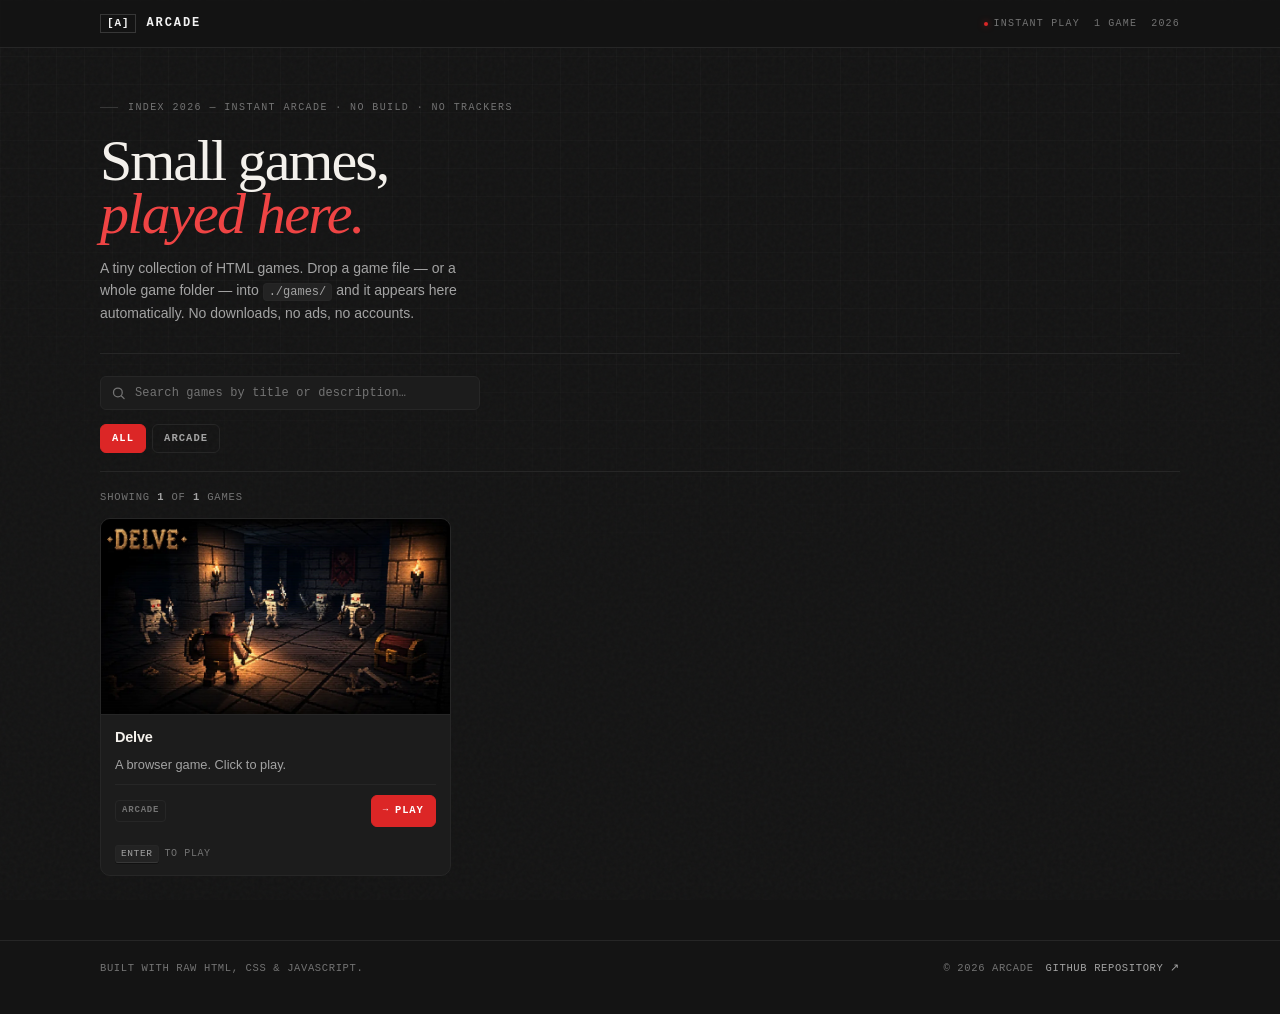
<file: index.html>
<!DOCTYPE html>
<html lang="en">
<head>
  <meta charset="UTF-8" />
  <meta name="viewport" content="width=device-width, initial-scale=1.0" />
  <meta name="description" content="A sleek, dark-themed arcade of small HTML games. Drop a game into ./games/ and it appears here. No downloads, no accounts — just play." />
  <meta name="theme-color" content="#141414" />
  <title>Arcade — Instant Browser Games</title>
  <link rel="stylesheet" href="./style.css" />
  <link rel="icon" href="data:image/svg+xml,%3Csvg xmlns='http://www.w3.org/2000/svg' viewBox='0 0 32 32'%3E%3Crect width='32' height='32' rx='6' fill='%23141414' stroke='%23dc2626'/%3E%3Ctext x='16' y='21' font-family='monospace' font-size='13' font-weight='700' fill='%23ef4444' text-anchor='middle'%3E[A]%3C/text%3E%3C/svg%3E" />
  <script defer src="./js/app.js"></script>
</head>
<body>
  <header class="site-header">
    <div class="header-inner">
      <a class="brand" href="./index.html" aria-label="Arcade home">
        <span class="brand-mark" aria-hidden="true">[A]</span>
        <span class="brand-name">Arcade</span>
      </a>
      <div class="header-meta" aria-hidden="true">
        <span><i></i> Instant play</span>
        <span id="header-count">— games</span>
        <span>2026</span>
      </div>
    </div>
  </header>

  <main class="site-main" id="main">
    <section class="hero" aria-labelledby="hero-title">
      <div class="hero-meta">Index 2026 — Instant arcade · No build · No trackers</div>
      <h1 id="hero-title">Small games,<br /><em>played here.</em></h1>
      <p>
        A tiny collection of HTML games. Drop a game file — or a whole game folder —
        into
        <code style="font-family: var(--font-mono); font-size: 12px; background: #232323; border: 1px solid var(--line); padding: 1px 5px; border-radius: 4px;">./games/</code>
        and it appears here automatically. No downloads, no ads, no accounts.
      </p>
    </section>

    <section class="controls" aria-label="Search and filter games">
      <div class="search-box" id="search-box">
        <span class="search-icon" aria-hidden="true">
          <svg width="15" height="15" viewBox="0 0 24 24" fill="none" stroke="currentColor" stroke-width="2" stroke-linecap="round">
            <circle cx="11" cy="11" r="7"></circle>
            <path d="m21 21-4.3-4.3"></path>
          </svg>
        </span>
        <input
          type="search"
          id="search-input"
          placeholder="Search games by title or description…"
          aria-label="Search games"
          autocomplete="off"
          spellcheck="false"
        />
        <button class="search-clear" id="search-clear" aria-label="Clear search" title="Clear search">&times;</button>
      </div>
      <div class="tag-filter" id="tag-filter" role="group" aria-label="Filter by category"></div>
    </section>

    <section aria-label="Game list">
      <div class="grid-stats" id="grid-stats">
        <p class="count" id="game-count" role="status" aria-live="polite"></p>
        <button class="clear-filters-link" id="clear-filters" type="button" hidden>Reset search &amp; filters</button>
      </div>
      <div class="game-grid" id="game-grid"></div>
    </section>
  </main>

  <footer class="site-footer">
    <div class="footer-inner">
      <span>Built with raw HTML, CSS &amp; JavaScript.</span>
      <span class="spacer"></span>
      <span>© <span id="footer-year">2026</span> Arcade</span>
      <a href="https://github.com/ItsNoahJ/game-display-site" target="_blank" rel="noopener noreferrer">GitHub Repository ↗</a>
    </div>
  </footer>

  <!-- Theater modal for playing games -->
  <div class="modal-overlay" id="modal-overlay" role="dialog" aria-modal="true" aria-label="Game player">
    <div class="modal" id="modal">
      <div class="modal-stage" id="modal-stage">
        <div class="modal-tools" id="modal-tools">
          <button class="tool-btn" id="btn-fullscreen" type="button" title="Fullscreen" aria-label="Toggle fullscreen">
            <span aria-hidden="true">&#x26F6;</span>
          </button>
          <button class="tool-btn" id="btn-reload" type="button" title="Reload game" aria-label="Reload game">
            <span aria-hidden="true">&#x21BB;</span>
          </button>
          <button class="tool-btn close-btn" id="btn-close" type="button" title="Close (Esc)" aria-label="Close game">
            <span aria-hidden="true">&times;</span>
          </button>
        </div>
      </div>
    </div>
  </div>

  <noscript>
    <p style="padding: 16px; text-align: center; color: #9a9aa8;">
      This site requires JavaScript to list and launch games.
    </p>
  </noscript>
</body>
</html>
</file>
<file: style.css>
/* ============================================================
   Arcade — Refined Stylesheet
   Editorial / brutalist de-AI'd direction.
   Keeps tokens functional but drops AI tropes:
   no purple glows, no gradient text, no pill haze.
   ============================================================ */

/* ---------- Tokens ---------- */
:root {
  --bg: #141414;
  --surface: #1c1c1c;
  --surface-elevated: #252525;
  --border: #2e2e2e;
  --border-strong: #3d3d3d;
  --accent: #dc2626;
  --accent-bright: #ef4444;
  --accent-rgb: 220, 38, 38;

  /* refined additions */
  --paper: #f4f1ec;
  --ink: #f2f2f2;
  --muted: #a3a3a3;
  --faint: #737373;
  --line: #262626;
  --line-strong: #373737;
  --text: #f2f2f2;
  --text-muted: #a3a3a3;
  --text-faint: #737373;

  --radius-s: 6px;
  --radius-m: 8px;
  --radius-l: 10px;
  --radius-xl: 12px;

  --transition-s: 150ms ease;
  --transition-m: 180ms ease;

  --font-display: "Iowan Old Style", "Palatino Linotype", Palatino, Georgia, serif;
  --font-sans: ui-sans-system, -apple-system, BlinkMacSystemFont, "Segoe UI", Roboto, Helvetica, Arial, sans-serif;
  --font-mono: ui-monospace, "SF Mono", "Cascadia Code", Menlo, Consolas, monospace;

  --header-h: 48px;
  --grid-gap: 14px;
}

/* ---------- Reset ---------- */
*, *::before, *::after { box-sizing: border-box; margin: 0; padding: 0; }
html { scroll-behavior: smooth; }
body {
  min-height: 100vh;
  background: var(--bg);
  color: var(--text);
  font-family: var(--font-sans);
  font-size: 15px;
  line-height: 1.5;
  -webkit-font-smoothing: antialiased;
  text-rendering: optimizeLegibility;
  position: relative;
}
body::before {
  content: "";
  position: fixed;
  inset: 0;
  pointer-events: none;
  z-index: 0;
  opacity: 0.032;
  background-image: url("data:image/svg+xml,%3Csvg xmlns='http://www.w3.org/2000/svg' viewBox='0 0 256 256'%3E%3Cfilter id='n'%3E%3CfeTurbulence type='fractalNoise' baseFrequency='0.92' numOctaves='3' stitchTiles='stitch'/%3E%3C/filter%3E%3Crect width='100%25' height='100%25' filter='url(%23n)'/%3E%3C/svg%3E");
}
body::after {
  content: "";
  position: fixed;
  inset: 0;
  pointer-events: none;
  z-index: 0;
  background-image:
    linear-gradient(rgba(255,255,255,0.018) 1px, transparent 1px),
    linear-gradient(90deg, rgba(255,255,255,0.018) 1px, transparent 1px);
  background-size: 28px 28px;
  mask-image: radial-gradient(ellipse 85% 70% at 50% 0%, black 55%, transparent 100%);
}
body.modal-open { overflow: hidden; }
button { font: inherit; color: inherit; background: none; border: none; cursor: pointer; }
input, button { outline: none; }
img, canvas, iframe { display: block; max-width: 100%; }
a { color: var(--text); text-decoration: underline; text-decoration-color: rgba(220,38,38,0.35); text-underline-offset: 3px; transition: text-decoration-color var(--transition-s); }
a:hover { text-decoration-color: rgba(220,38,38,0.9); color: #fff; }
:focus-visible { outline: 1px solid var(--accent); outline-offset: 2px; }
::selection { background: var(--accent); color: #fff; }

/* ---------- Shell ---------- */
.site-header {
  position: sticky;
  top: 0;
  z-index: 50;
  height: var(--header-h);
  background: rgba(20,20,20,0.96);
  border-bottom: 1px solid var(--line);
  backdrop-filter: blur(8px);
  -webkit-backdrop-filter: blur(8px);
}
.header-inner {
  max-width: 1120px;
  height: 100%;
  margin: 0 auto;
  padding: 0 20px;
  display: flex;
  align-items: center;
  justify-content: space-between;
  gap: 20px;
  position: relative;
  z-index: 1;
}
.brand {
  display: inline-flex;
  align-items: baseline;
  gap: 10px;
  color: var(--text);
  text-decoration: none;
  white-space: nowrap;
}
.brand-mark {
  font-family: var(--font-mono);
  font-size: 11px;
  font-weight: 700;
  letter-spacing: 0.08em;
  color: var(--text);
  border: 1px solid var(--line-strong);
  padding: 3px 6px;
  line-height: 1;
}
.brand-name {
  font-family: var(--font-mono);
  font-size: 12px;
  font-weight: 600;
  letter-spacing: 0.16em;
  text-transform: uppercase;
  color: var(--text);
}
.header-meta {
  font-family: var(--font-mono);
  font-size: 10px;
  letter-spacing: 0.12em;
  text-transform: uppercase;
  color: var(--text-faint);
  display: flex;
  gap: 14px;
  align-items: center;
}
.header-meta span { display: inline-flex; align-items: center; gap: 6px; }
.header-meta i {
  width: 4px; height: 4px; border-radius: 50%;
  background: var(--accent);
  display: inline-block;
  box-shadow: 0 0 6px rgba(220,38,38,0.6);
}

.site-main {
  max-width: 1120px;
  margin: 0 auto;
  padding: 0 20px 64px;
  position: relative;
  z-index: 1;
}

/* ---------- Hero ---------- */
.hero {
  padding: 52px 0 0;
  max-width: none;
  border-bottom: 1px solid var(--line);
  margin-bottom: 22px;
}
.hero-meta {
  font-family: var(--font-mono);
  font-size: 10px;
  letter-spacing: 0.14em;
  text-transform: uppercase;
  color: var(--text-faint);
  margin-bottom: 18px;
  line-height: 1.6;
  overflow-wrap: anywhere;
}
.hero-meta::before {
  content: "";
  width: 18px;
  height: 1px;
  background: var(--line-strong);
  display: inline-block;
  vertical-align: middle;
  margin-right: 10px;
}
.hero h1 {
  font-family: var(--font-display);
  font-size: clamp(38px, 5.2vw, 58px);
  font-weight: 400;
  line-height: 0.92;
  letter-spacing: -0.035em;
  color: var(--paper);
  margin-bottom: 16px;
  max-width: 14ch;
}
.hero h1 em {
  font-style: italic;
  font-weight: 400;
  color: var(--accent-bright);
  letter-spacing: -0.03em;
}
.hero p {
  font-size: 14px;
  line-height: 1.6;
  color: var(--text-muted);
  max-width: 50ch;
  padding-bottom: 28px;
}

/* ---------- Controls ---------- */
.controls {
  display: flex;
  flex-direction: column;
  gap: 14px;
  padding-bottom: 18px;
  border-bottom: 1px solid var(--line);
  margin-bottom: 18px;
}
.search-box {
  position: relative;
  max-width: 380px;
}
.search-box .search-icon {
  position: absolute;
  left: 11px;
  top: 50%;
  transform: translateY(-50%);
  color: var(--text-faint);
  pointer-events: none;
  display: grid;
  place-items: center;
}
.search-box input {
  width: 100%;
  padding: 9px 36px 9px 34px;
  font-family: var(--font-mono);
  font-size: 12.5px;
  letter-spacing: 0.01em;
  color: var(--text);
  background: var(--surface);
  border: 1px solid var(--line);
  border-radius: var(--radius-s);
  transition: border-color var(--transition-s), background var(--transition-s);
}
.search-box input::placeholder {
  color: var(--text-faint);
  font-family: var(--font-mono);
  font-size: 12px;
}
.search-box input::-webkit-search-cancel-button,
.search-box input::-webkit-search-decoration { -webkit-appearance: none; appearance: none; }
.search-box input:focus {
  border-color: var(--accent);
  background: #232323;
  box-shadow: 0 0 0 2px rgba(220,38,38,0.15);
}
.search-clear {
  position: absolute;
  right: 6px;
  top: 50%;
  transform: translateY(-50%);
  width: 22px;
  height: 22px;
  display: none;
  place-items: center;
  border-radius: 4px;
  color: var(--text-muted);
  border: 1px solid transparent;
  font-size: 14px;
  line-height: 1;
}
.search-clear:hover { border-color: var(--line); color: var(--text); }
.search-box.has-text .search-clear { display: grid; }

.tag-filter {
  display: flex;
  flex-wrap: wrap;
  gap: 6px;
}
.tag-btn {
  font-family: var(--font-mono);
  font-size: 10.5px;
  font-weight: 600;
  letter-spacing: 0.1em;
  text-transform: uppercase;
  color: var(--text-muted);
  background: transparent;
  border: 1px solid var(--line);
  border-radius: 6px;
  padding: 6px 11px;
  transition: all var(--transition-s);
}
.tag-btn:hover { color: var(--text); border-color: var(--line-strong); }
.tag-btn.active {
  color: #fff;
  background: var(--accent);
  border-color: var(--accent);
}

/* ---------- Grid stats ---------- */
.grid-stats {
  display: flex;
  align-items: baseline;
  justify-content: space-between;
  gap: 12px;
  margin-bottom: 12px;
  font-family: var(--font-mono);
  font-size: 10.5px;
  letter-spacing: 0.08em;
  text-transform: uppercase;
  color: var(--text-faint);
}
.grid-stats .count b { color: var(--text-muted); font-weight: 700; }
.clear-filters-link {
  font-family: var(--font-mono);
  font-size: 10.5px;
  letter-spacing: 0.06em;
  text-transform: uppercase;
  color: var(--accent-bright);
  text-decoration: underline;
  text-decoration-color: rgba(220,38,38,0.35);
  text-underline-offset: 3px;
}
.clear-filters-link:hover { color: var(--accent-bright); text-decoration-color: rgba(220,38,38,0.8); }

/* ---------- Cards ---------- */
.game-grid {
  display: grid;
  grid-template-columns: repeat(auto-fill, minmax(280px, 1fr));
  gap: var(--grid-gap);
}
.game-card {
  position: relative;
  display: flex;
  flex-direction: column;
  background: var(--surface);
  border: 1px solid var(--line);
  border-radius: var(--radius-l);
  overflow: hidden;
  text-align: left;
  transition: border-color var(--transition-m), transform var(--transition-m), background var(--transition-m);
  animation: card-in 0.32s ease both;
}
@keyframes card-in { from { opacity: 0; transform: translateY(6px); } to { opacity: 1; transform: translateY(0); } }
.game-card:hover,
.game-card:focus-visible {
  border-color: rgba(220,38,38,0.45);
  background: #232323;
  transform: translateY(-2px);
}
.game-card:focus-visible { outline: 1px solid var(--accent); outline-offset: 2px; }

.game-thumb {
  position: relative;
  border-bottom: 1px solid var(--line);
  overflow: hidden;
  flex-shrink: 0;
  aspect-ratio: 16 / 9;
  background: #191919;
}
.game-thumb::after {
  content: "";
  position: absolute;
  inset: 0;
  background: repeating-linear-gradient(
    to bottom,
    transparent 0px,
    transparent 2px,
    rgba(255,255,255,0.022) 3px
  );
  pointer-events: none;
  mix-blend-mode: overlay;
}
.game-thumb canvas { width: 100%; height: 100%; display: block; }
.game-thumb-img { position: absolute; inset: 0; width: 100%; height: 100%; object-fit: cover; display: block; opacity: 0; transition: opacity 0.25s ease; }
.game-thumb-img.loaded { opacity: 1; }

.card-body {
  padding: 14px 14px 12px;
  display: flex;
  flex-direction: column;
  flex-grow: 1;
  gap: 8px;
}
.game-title {
  font-family: var(--font-sans);
  font-size: 14.5px;
  font-weight: 650;
  letter-spacing: -0.015em;
  color: var(--paper);
  line-height: 1.2;
}
.game-desc {
  font-size: 12.8px;
  line-height: 1.5;
  color: var(--text-muted);
  display: -webkit-box;
  -webkit-line-clamp: 2;
  -webkit-box-orient: vertical;
  overflow: hidden;
  flex-grow: 1;
}
.game-card-foot {
  display: flex;
  align-items: center;
  justify-content: space-between;
  gap: 10px;
  padding-top: 10px;
  margin-top: 2px;
  border-top: 1px solid var(--line);
}
.game-tags { display: flex; flex-wrap: wrap; gap: 5px; }
.game-tag {
  font-family: var(--font-mono);
  font-size: 9px;
  font-weight: 600;
  letter-spacing: 0.09em;
  text-transform: uppercase;
  padding: 3px 6px;
  border-radius: 4px;
  color: var(--text-faint);
  border: 1px solid var(--line);
  background: transparent;
}
.play-btn {
  display: inline-flex;
  align-items: center;
  gap: 6px;
  padding: 7px 11px;
  font-family: var(--font-mono);
  font-size: 10.5px;
  font-weight: 700;
  letter-spacing: 0.08em;
  text-transform: uppercase;
  color: #fff;
  background: var(--accent);
  border: 1px solid var(--accent);
  border-radius: 6px;
  white-space: nowrap;
  transition: background var(--transition-s), border-color var(--transition-s), transform var(--transition-s);
}
.play-btn:hover { background: var(--accent-bright); border-color: var(--accent-bright); transform: none; box-shadow: none; }
.play-btn .play-icon { font-size: 9px; transform: translateY(-0.5px); }

.kbd-hint {
  display: flex;
  align-items: center;
  gap: 6px;
  font-family: var(--font-mono);
  font-size: 10px;
  letter-spacing: 0.06em;
  text-transform: uppercase;
  color: var(--text-faint);
  margin-top: 10px;
}
.kbd-hint kbd {
  font-family: var(--font-mono);
  font-size: 9.5px;
  padding: 1px 5px;
  border-radius: 3px;
  background: #232323;
  border: 1px solid var(--line);
  border-bottom-color: #373737;
  color: var(--text-muted);
  box-shadow: 0 1px 0 rgba(0,0,0,0.4);
}

/* ---------- Empty ---------- */
.empty-state {
  grid-column: 1 / -1;
  padding: 56px 24px;
  text-align: center;
  border: 1px dashed var(--line-strong);
  border-radius: var(--radius-l);
  background: rgba(255,255,255,0.01);
  animation: card-in 0.32s ease both;
}
.empty-state .empty-icon { font-size: 22px; margin-bottom: 10px; opacity: 0.9; }
.empty-state p:first-of-type { font-family: var(--font-sans); font-size: 13px; font-weight: 600; color: var(--paper); margin-bottom: 4px; }
.empty-state p:last-of-type { font-family: var(--font-mono); font-size: 11px; color: var(--text-faint); }

/* ---------- Modal ---------- */
.modal-overlay {
  position: fixed;
  inset: 0;
  z-index: 100;
  display: flex;
  align-items: center;
  justify-content: center;
  padding: clamp(10px, 2.5vw, 28px);
  background: rgba(6, 6, 8, 0.72);
  opacity: 0;
  visibility: hidden;
  transition: opacity var(--transition-m), visibility var(--transition-m);
}
.modal-overlay.open { opacity: 1; visibility: visible; }
.modal {
  width: min(96vw, calc((100dvh - 56px) * 16 / 9));
  height: auto;
  aspect-ratio: 16 / 9;
  display: flex;
  flex-direction: column;
  background: #1c1c1c;
  border: 1px solid var(--line-strong);
  border-radius: var(--radius-xl);
  overflow: hidden;
  transform: translateY(8px);
  transition: transform var(--transition-m);
  box-shadow: 0 16px 48px rgba(0,0,0,0.6);
}
.modal-overlay.open .modal { transform: translateY(0); }
.tool-btn {
  display: inline-flex;
  align-items: center;
  justify-content: center;
  width: 30px;
  height: 30px;
  font-size: 14px;
  line-height: 1;
  color: var(--text-muted);
  background: rgba(26, 26, 26, 0.65);
  border: 1px solid var(--line);
  border-radius: 6px;
  transition: all var(--transition-s);
}
.tool-btn:hover { color: var(--paper); border-color: var(--line-strong); background: #252525; }
.tool-btn.close-btn { color: var(--paper); border-color: var(--line-strong); }
.tool-btn.close-btn:hover { background: var(--accent); color: #fff; border-color: var(--accent); }

.modal-stage {
  flex-grow: 1;
  position: relative;
  display: grid;
  place-items: center;
  padding: 12px;
  background: #0f0f0f;
  background-image:
    linear-gradient(rgba(255,255,255,0.02) 1px, transparent 1px),
    linear-gradient(90deg, rgba(255,255,255,0.02) 1px, transparent 1px);
  background-size: 24px 24px;
  overflow: hidden;
}
.modal-stage iframe {
  width: 100%;
  height: 100%;
  border: 1px solid var(--line);
  border-radius: 8px;
  background: #000;
}

/* Floating player controls — appear on hover over the game container,
   no chrome bar of their own. On touch devices they stay visible. */
.modal-tools {
  position: absolute;
  top: 14px;
  right: 14px;
  display: flex;
  gap: 6px;
  z-index: 2;
  opacity: 0;
  pointer-events: none;
  transition: opacity var(--transition-s);
}
.modal:hover .modal-tools,
.modal-tools:focus-within { opacity: 1; pointer-events: auto; }
@media (hover: none) {
  .modal-tools { opacity: 0.85; pointer-events: auto; }
}

/* ---------- Footer ---------- */
.site-footer {
  border-top: 1px solid var(--line);
  padding: 20px 0 36px;
  position: relative;
  z-index: 1;
}
.footer-inner {
  max-width: 1120px;
  margin: 0 auto;
  padding: 0 20px;
  display: flex;
  flex-wrap: wrap;
  align-items: center;
  gap: 12px;
  font-family: var(--font-mono);
  font-size: 10.5px;
  letter-spacing: 0.06em;
  text-transform: uppercase;
  color: var(--text-faint);
}
.footer-inner .spacer { flex-grow: 1; }
.footer-inner a { color: var(--text-muted); text-decoration: none; border-bottom: 1px solid transparent; }
.footer-inner a:hover { color: var(--accent-bright); border-bottom-color: var(--accent); }

/* scrollbar */
::-webkit-scrollbar { width: 8px; height: 8px; }
::-webkit-scrollbar-track { background: var(--bg); }
::-webkit-scrollbar-thumb { background: #333; border-radius: 4px; border: 1px solid var(--bg); }
::-webkit-scrollbar-thumb:hover { background: var(--accent); }

/* ---------- Responsive ---------- */
@media (max-width: 760px) {
  :root { --header-h: 44px; }
  .header-meta { display: none; }
  .hero { padding-top: 32px; }
  .hero h1 { font-size: clamp(32px, 9vw, 42px); }
  .hero-meta { font-size: 9px; letter-spacing: 0.1em; }
  .site-main, .footer-inner { padding-left: 16px; padding-right: 16px; }
  .modal-overlay { padding: 0; }
  .modal { width: 100%; height: 100dvh; border-radius: 0; border-left: none; border-right: none; }
}
@media (prefers-reduced-motion: reduce) {
  *, *::before, *::after { animation-duration: 0.01ms !important; transition-duration: 0.01ms !important; }
}
</file>
